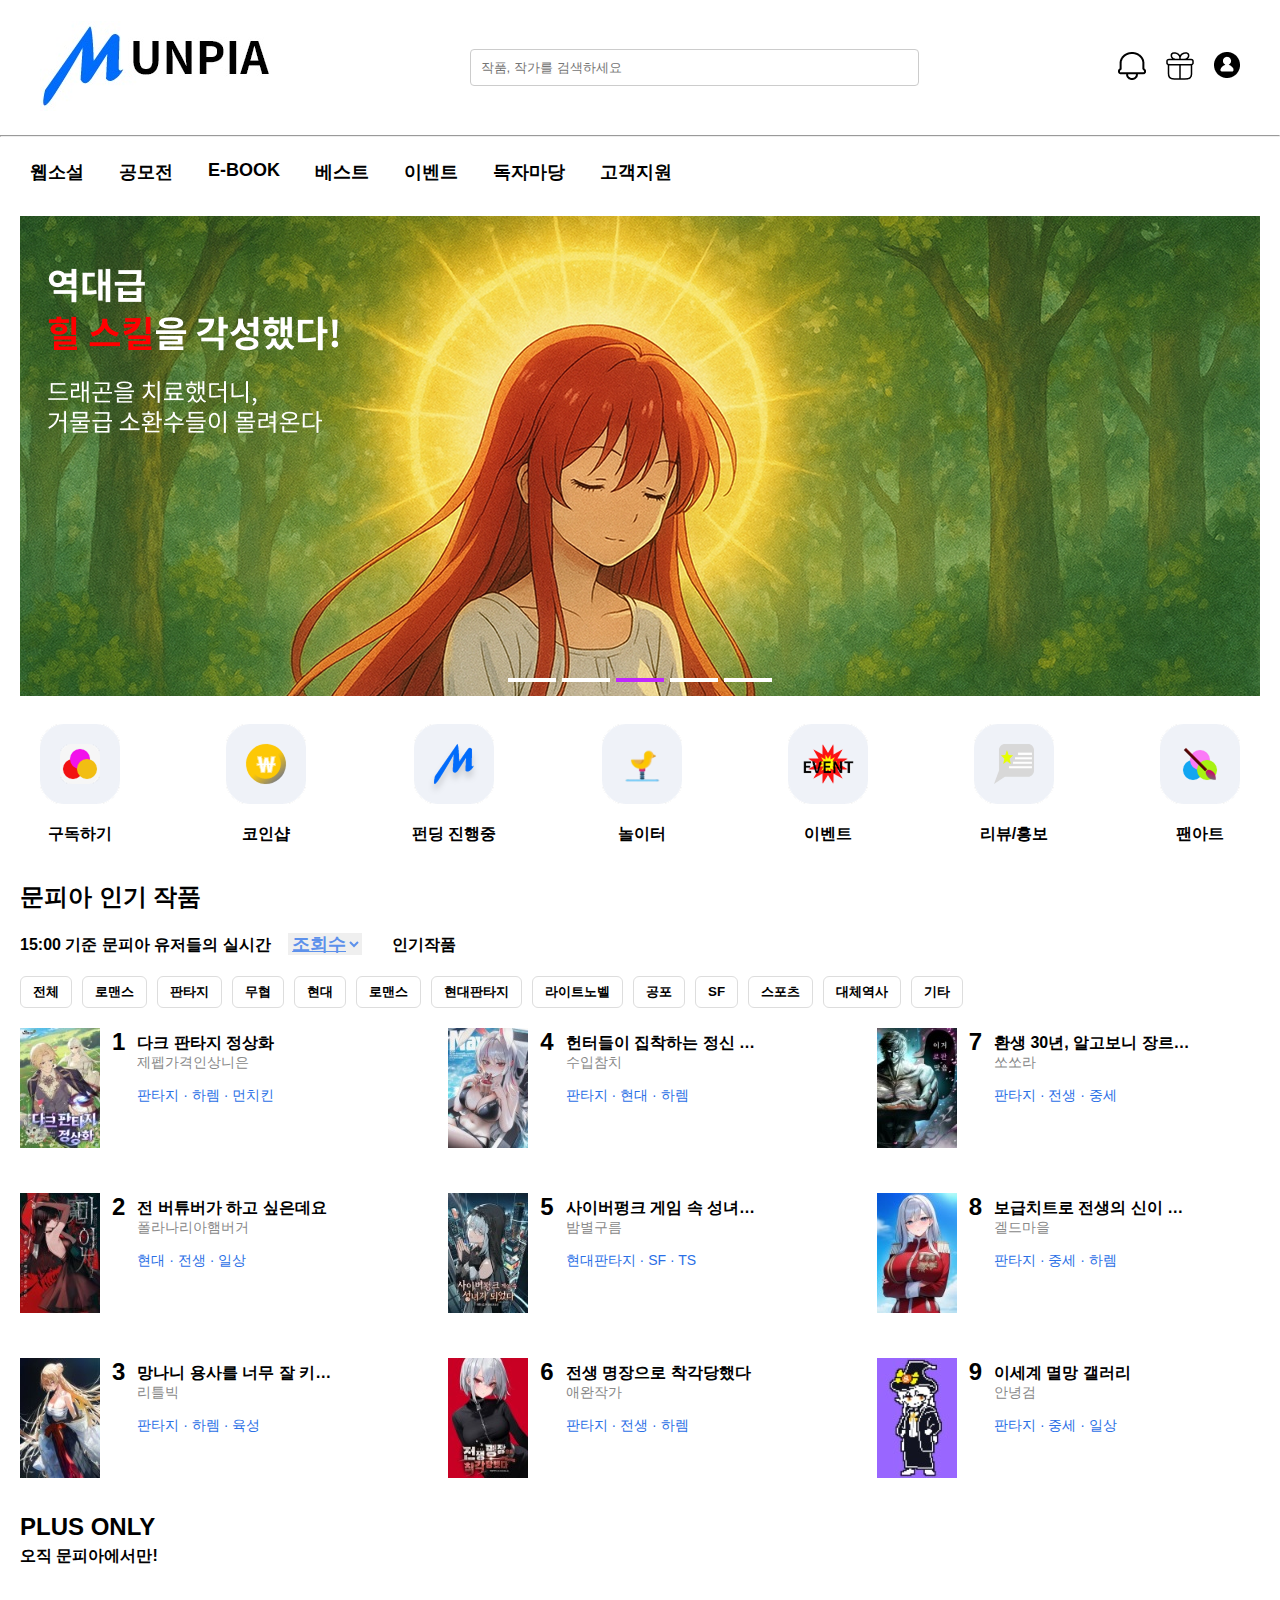
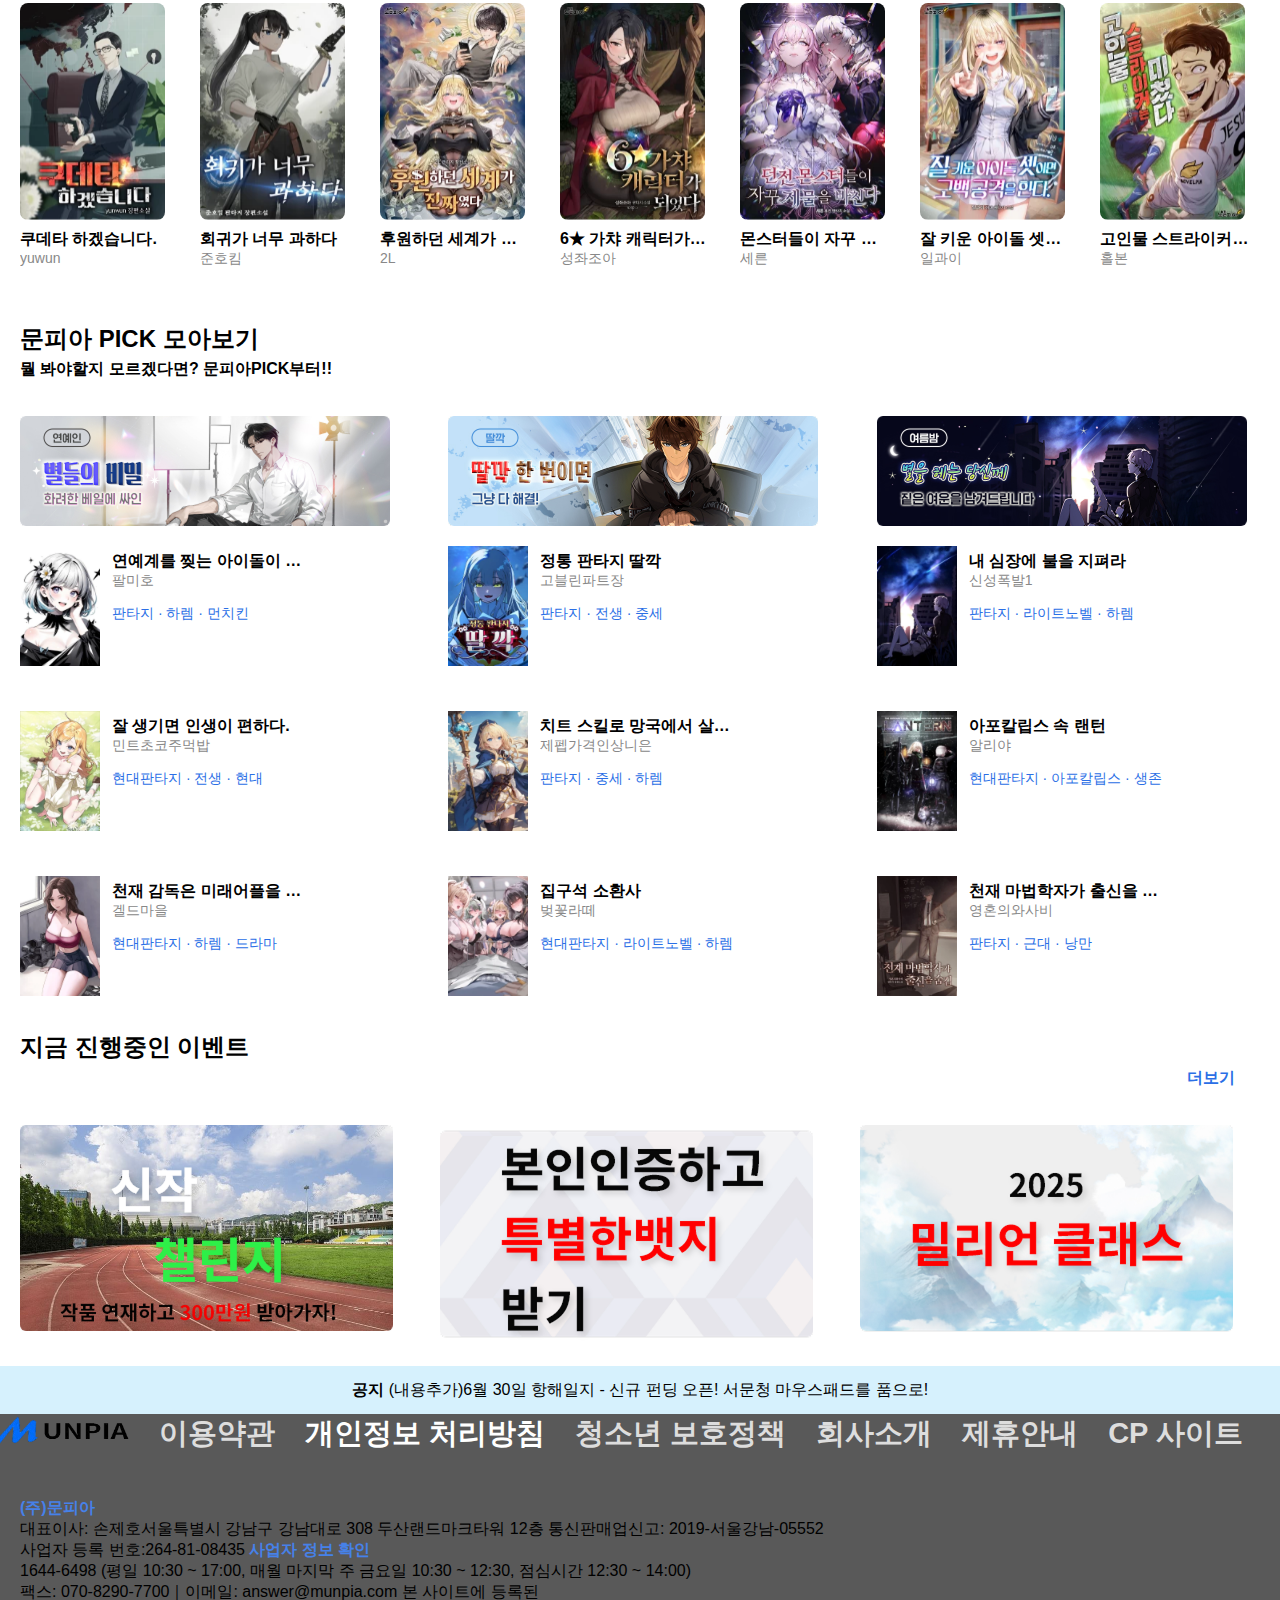
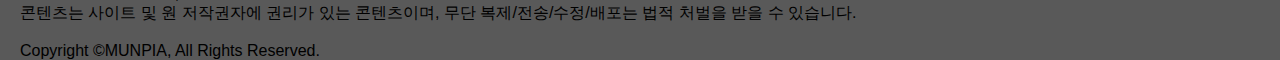
<file: Choi_Mun/munpia.html>
<!DOCTYPE html>
<html lang="ko">
    <head>
        <meta charset="UTF-8">
        <meta name="viewport" content="width=device-width, initial-scale=1.0">
        <title>문피아</title>
        <link rel="stylesheet" href="./CSS/stylesheet.css">
    </head>
    <body>
        <div class="container">
            <!--헤더-->
            <header>
                <div class="logo">
                    <a href="#">
                        <img src="./head_logo.jpg" alt="문피아 로고">
                    </a>
                </div>
                <div class="search-bar">
                    <input type="text" placeholder="작품, 작가를 검색하세요">
                </div>
                <div class="btn_left">

                    <ul>
                        <li>
                            <a href="#"><img src="./head_button/bell.png" alt="버튼1"></a>
                        </li>
                        <li>
                            <a href="#"><img src="./head_button/gift.png" alt="버튼2"></a>
                        </li>
                        <li>
                            <a href="#"><img src="./head_button/person.png" alt="버튼3"></a>
                        </li>

                    </ul>
                </div>
            </header>
        </div>
        <!--//헤더-->
        <div class="hr_container">
            <hr>
        </div>
        <!--구분선-->

        <!--//구분선-->

        <!--메뉴-->
        <div class="container">
            <nav class="quick-menu">
                <div>
                    <a href="#none">웹소설</a>
                </div>
                <div>
                    <a href="#none">공모전</a>
                </div>
                <div>
                    <a href="#none">E-BOOK</a>
                </div>
                <div>
                    <a href="#none">베스트</a>
                </div>
                <div>
                    <a href="#none">이벤트</a>
                </div>
                <div>
                    <a href="#none">독자마당</a>
                </div>
                <div>
                    <a href="#none">고객지원</a>
                </div>
            </nav>
        </div>
        <!--//메뉴-->

        <!--메인배너-->

        <div class="banner">
            <div>
                <a href="#">
                    <img src="./banner1200.png" alt="메인배너">
                </a>
            </div>
        </div>

        <main class="container">
            <!--//메인배너-->
            <!--아이콘 레이블-->
            <div class="icon">
                <div>
                    <a href="#"><img src="./icon/subcribe.png" alt="아이콘 레이블">
                        <p>구독하기</p>
                    </a>
                </div>
                <div>
                    <a href="#none"><img src="./icon/coinshop.png" alt="아이콘 레이블">
                        <p>코인샵</p>
                    </a>
                </div>
                <div>
                    <a href="#none"><img src="./icon/funding.png" alt="아이콘 레이블">
                        <p>펀딩 진행중</p>
                    </a>
                </div>
                <div>
                    <a href="#none"><img src="./icon/playground.png" alt="아이콘 레이블">
                        <p>놀이터</p>
                    </a>
                </div>
                <div>
                    <a href="#none"><img src="./icon/event.png" alt="아이콘 레이블">
                        <p>이벤트</p>
                    </a>
                </div>
                <div>
                    <a href="#none"><img src="./icon/review.png" alt="아이콘 레이블">
                        <p>리뷰/홍보</p>
                    </a>
                </div>
                <div>
                    <a href="#none"><img src="./icon/fanart.png" alt="아이콘 레이블">
                        <p>팬아트</p>
                    </a>
                </div>
            </div>
            <!--//아이콘 레이블-->

            <!-- 섹션 시작-->
            <div class="section">
                <h2>문피아 인기 작품</h2>
                <div class="popular">
                    <span class="boldfont">15:00 기준 문피아 유저들의 실시간</span>
                    <span>
                        <select name="choice">
                            <option value="views">조회수</option>
                            <option value="complete">완결작</option>
                            <option value="like">선호작</option>
                        </select>
                    </span>
                    <span>인기작품</span>
                </div>
                <!--//인기작품 텍스트-->

                <!-- 탭-->

                <div class="tabs">
                    <button>전체</button>
                    <button>로맨스</button>
                    <button>판타지</button>
                    <button>무협</button>
                    <button>현대</button>
                    <button>로맨스</button>
                    <button>현대판타지</button>
                    <button>라이트노벨</button>
                    <button>공포</button>
                    <button>SF</button>
                    <button>스포츠</button>
                    <button>대체역사</button>
                    <button>기타</button>
                </div>

                <!--// 탭-->
                <!--문피아 인기 작품-->
                <div class="grid">
                    <div class="item">
                        <div class="thumb">
                            <a href="#none">
                                <img src="./munpia1/darkfantasy.jpg" alt="책 이미지">
                            </a>
                        </div>
                        <div class="rank">1</div>
                        <div class="info">
                            <div class="title">다크 판타지 정상화</div>
                            <div class="writer">제펩가격인상니은</div>
                            <div class="meta">판타지 · 하렘 · 먼치킨</div>
                        </div>
                    </div>
                    <div class="item">
                        <div class="thumb">
                            <a href="#none">
                                <img src="./munpia1/hunters.jpg" alt="책 이미지">
                            </a>
                        </div>
                        <div class="rank">4</div>
                        <div class="info">
                            <div class="title">헌터들이 집착하는 정신 상담사가가 되었습니다.</div>
                            <div class="writer">수입참치</div>
                            <div class="meta">판타지 · 현대 · 하렘</div>
                        </div>
                    </div>
                    <div class="item">
                        <div class="thumb">
                            <a href="#none">
                                <img src="./munpia1/thirty_years.jpg" alt="책이미지">
                            </a>
                        </div>
                        <div class="rank">7</div>
                        <div class="info">
                            <div class="title">환생 30년, 알고보니 장르가 로맨스였다.</div>
                            <div class="writer">쏘쏘라</div>
                            <div class="meta">판타지 · 전생 · 중세</div>
                        </div>
                    </div>
                    <div class="item">
                        <div class="thumb">
                            <a href="#none">
                                <img src="./munpia1/youtuber.jpg" alt="책이미지">
                            </a>
                        </div>
                        <div class="rank">2</div>
                        <div class="info">
                            <div class="title">전 버튜버가 하고 싶은데요</div>
                            <div class="writer">폴라나리아햄버거</div>
                            <div class="meta">현대 · 전생 · 일상</div>
                        </div>
                    </div>
                    <div class="item">
                        <div class="thumb">
                            <a href="#none">
                                <img src="./munpia1/cyber.jpg" alt="책이미지">
                            </a>
                        </div>
                        <div class="rank">5</div>
                        <div class="info">
                            <div class="title">사이버펑크 게임 속 성녀가 되었다</div>
                            <div class="writer">밤별구름</div>
                            <div class="meta">현대판타지 · SF · TS</div>
                        </div>
                    </div>
                    <div class="item">
                        <div class="thumb">
                            <a href="#none">
                                <img src="./munpia1/cheat.jpg" alt="책이미지">
                            </a>
                        </div>
                        <div class="rank">8</div>
                        <div class="info">
                            <div class="title">보급치트로 전생의 신이 되었다</div>
                            <div class="writer">겔드마을</div>
                            <div class="meta">판타지 · 중세 · 하렘</div>
                        </div>
                    </div>
                    <div class="item">
                        <div class="thumb">
                            <a href="#none">
                                <img src="./munpia1/mangnani.jpg" alt="책이미지">
                            </a>
                        </div>
                        <div class="rank">3</div>
                        <div class="info">
                            <div class="title">망나니 용사를 너무 잘 키웠다</div>
                            <div class="writer">리틀빅</div>
                            <div class="meta">판타지 · 하렘 · 육성</div>
                        </div>
                    </div>
                    <div class="item">
                        <div class="thumb">
                            <a href="#none">
                                <img src="./munpia1/before_life.jpg" alt="책이미지">
                            </a>
                        </div>
                        <div class="rank">6</div>
                        <div class="info">
                            <div class="title">전생 명장으로 착각당했다</div>
                            <div class="writer">애완작가</div>
                            <div class="meta">판타지 · 전생 · 하렘</div>
                        </div>
                    </div>
                    <div class="item">
                        <div class="thumb">
                            <a href="#none">
                                <img src="./munpia1/isekai.jpg" alt="책이미지">
                            </a>
                        </div>
                        <div class="rank">9</div>
                        <div class="info">
                            <div class="title">이세계 멸망 갤러리</div>
                            <div class="writer">안녕검</div>
                            <div class="meta">판타지 · 중세 · 일상</div>
                        </div>
                    </div>
                </div>
            </div>
            <!--//문피아 인기작품-->

            <!--PLUS ONLY-->
            <div class="section">
                <h2>PLUS ONLY</h2>
                <p>오직 문피아에서만!</p>
                <!--캐러셀-->
                <div class="carousel">
                    <div>
                        <div class="card">
                            <a>
                                <img src="./PLUS_ONLY/coup.png" alt="책 이미지">
                            </a>
                        </div>
                        <div class="info">
                            <div class="plus_title">쿠데타 하겠습니다.</div>
                            <div class="writer">yuwun</div>
                        </div>
                    </div>
                    <div>
                        <div class="card">
                            <a>
                                <img src="./PLUS_ONLY/return.png" alt="책 이미지">
                            </a>
                        </div>
                        <div class="info">
                            <div class="plus_title">회귀가 너무 과하다</div>
                            <div class="writer">준호킴</div>
                        </div>
                    </div>
                    <div>
                        <div class="card">
                            <a>
                                <img src="./PLUS_ONLY/donate.png" alt="책 이미지">
                            </a>
                        </div>
                        <div class="info">
                            <div class="plus_title">후원하던 세계가 진짜였다.</div>
                            <div class="writer">2L</div>
                        </div>
                    </div>
                    <div>
                        <div class="card">
                            <a>
                                <img src="./PLUS_ONLY/6gacha.png" alt="책 이미지">
                            </a>
                        </div>
                        <div class="info">
                            <div class="plus_title">6★ 가챠 캐릭터가 되었다.</div>
                            <div class="writer">성좌조아</div>
                        </div>
                    </div>
                    <div>
                        <div class="card">
                            <a>
                                <img src="./PLUS_ONLY/zemul.png" alt="책 이미지">
                            </a>
                        </div>
                        <div class="info">
                            <div class="plus_title">몬스터들이 자꾸 제물을 바친다.</div>
                            <div class="writer">세른</div>
                        </div>
                    </div>
                    <div>
                        <div class="card">
                            <a>
                                <img src="./PLUS_ONLY/verywell.png" alt="책 이미지">
                            </a>
                        </div>
                        <div class="info">
                            <div class="plus_title">잘 키운 아이돌 셋이면 고백공격을 한다.</div>
                            <div class="writer">일과이</div>
                        </div>
                    </div>
                    <div>
                        <div class="card">
                            <a>
                                <img src="./PLUS_ONLY/goinmul.png" alt="책 이미지">
                            </a>
                        </div>
                        <div class="info">
                            <div class="plus_title">고인물 스트라이커는 미쳤다.</div>
                            <div class="writer">홀본</div>
                        </div>
                    </div>
                </div>
                <!--//캐러셀-->
            </div>
            <!--//PLUS ONLY-->

            <!--문피아 픽 모아보기-->
            <div class="section">
                <h2>문피아 PICK 모아보기</h2>
                <p>뭘 봐야할지 모르겠다면? 문피아PICK부터!!</p>
                <div class="plus_pick">
                    <div class="pick_card"><img src="./pick/b_1.png" alt="배너"></div>
                    <div class="pick_card"><img src="./pick/b_2.png" alt="배너"></div>
                    <div class="pick_card"><img src="./pick/b_3.png" alt="배너"></div>
                </div>
                <div class="grid">
                    <div class="item">
                        <div class="thumb">
                            <a href="#none">
                                <img src="./pick/idol.png" alt="책 이미지">
                            </a>
                        </div>
                        <div class="info">
                            <div class="title">연예계를 찢는 아이돌이 되었다.</div>
                            <div class="writer">팔미호</div>
                            <div class="meta">판타지 · 하렘 · 먼치킨</div>
                        </div>
                    </div>
                    <div class="item">
                        <div class="thumb">
                            <a href="#none">
                                <img src="./pick/fantasy_click.png" alt="책 이미지">
                            </a>
                        </div>
                        <div class="info">
                            <div class="title">정통 판타지 딸깍</div>
                            <div class="writer">고블린파트장</div>
                            <div class="meta">판타지 · 전생 · 중세</div>
                        </div>
                    </div>
                    <div class="item">
                        <div class="thumb">
                            <a href="#none">
                                <img src="./pick/heartfire.png" alt="책 이미지">
                            </a>
                        </div>
                        <div class="info">
                            <div class="title">내 심장에 불을 지펴라</div>
                            <div class="writer">신성폭발1</div>
                            <div class="meta">판타지 · 라이트노벨 · 하렘</div>
                        </div>
                    </div>
                    <div class="item">
                        <div class="thumb">
                            <a href="#none">
                                <img src="./pick/good_face.png" alt="책 이미지">
                            </a>
                        </div>
                        <div class="info">
                            <div class="title">잘 생기면 인생이 편하다.</div>
                            <div class="writer">민트초코주먹밥</div>
                            <div class="meta">현대판타지 · 전생 · 현대</div>
                        </div>
                    </div>
                    <div class="item">
                        <div class="thumb">
                            <a href="#none">
                                <img src="./pick/cheatskill.png" alt="책 이미지">
                            </a>
                        </div>
                        <div class="info">
                            <div class="title">치트 스킬로 망국에서 살아남기</div>
                            <div class="writer">제펩가격인상니은</div>
                            <div class="meta">판타지 · 중세 · 하렘</div>
                        </div>
                    </div>
                    <div class="item">
                        <div class="thumb">
                            <a href="#none">
                                <img src="./pick/apocalypse.png" alt="책 이미지">
                            </a>
                        </div>
                        <div class="info">
                            <div class="title">아포칼립스 속 랜턴</div>
                            <div class="writer">알리야</div>
                            <div class="meta">현대판타지 · 아포칼립스 · 생존</div>
                        </div>
                    </div>
                    <div class="item">
                        <div class="thumb">
                            <a href="#none">
                                <img src="./pick/genius_director.png" alt="책 이미지">
                            </a>
                        </div>
                        <div class="info">
                            <div class="title">천재 감독은 미래어플을 쓴다</div>
                            <div class="writer">겔드마을</div>
                            <div class="meta">현대판타지 · 하렘 · 드라마</div>
                        </div>
                    </div>
                    <div class="item">
                        <div class="thumb">
                            <a href="#none">
                                <img src="./pick/summoner.png" alt="책 이미지">
                            </a>
                        </div>
                        <div class="info">
                            <div class="title">집구석 소환사</div>
                            <div class="writer">벚꽃라떼</div>
                            <div class="meta">현대판타지 · 라이트노벨 · 하렘</div>
                        </div>
                    </div>
                    <div class="item">
                        <div class="thumb">
                            <a href="#none">
                                <img src="./pick/genius_wizard.png" alt="책 이미지">
                            </a>
                        </div>
                        <div class="info">
                            <div class="title">천재 마법학자가 출신을 숨김</div>
                            <div class="writer">영혼의와사비</div>
                            <div class="meta">판타지 · 근대 · 낭만</div>
                        </div>
                    </div>
                </div>
            </div>
            <!--//문피아 PICK 모아보기-->

            <!-- 진행중인 이벤트-->
            <div class="section">
                <h2>지금 진행중인 이벤트</h2>
                <p class="more">
                    <a href="#none">더보기</a>
                </p>
                <div class="events">
                    <div class="event-card">
                        <a href="#none">
                            <img src="./event/e1.png" alt="event1">
                        </a>
                    </div>
                    <div class="event-card">
                        <a href="#none">
                            <img src="./event/e2.png" alt="event1">
                        </a>
                    </div>
                    <div class="event-card">
                        <a href="#none">
                            <img src="./event/e3.png" alt="event1">
                        </a>
                    </div>
                </div>
            </div>
            <!--//진행중인 이벤트-->

        </main>
        <div class="hr_container">
            <div class="notice">
                <span class="notice_font">공지</span>
                <span>
                    (내용추가)6월 30일 항해일지 - 신규 펀딩 오픈! 서문청 마우스패드를 품으로!
                </span>
            </div>

        </div>
        <!--푸터-->
        <div class="wrap">
            <div class="foot_top">
                <div class="foot_logo">
                    <a href="#none">
                        <img src="./foot_logo.png" alt="">
                    </a>
                </div>
                <div>
                    <a href="#none">이용약관</a>
                </div>
                <div class="top_point">
                    <a href="#none">개인정보 처리방침</a>
                </div>
                <div>
                    <a href="#none">청소년 보호정책</a>
                </div>
                <div>
                    <a href="#none">회사소개</a>
                </div>
                <div>
                    <a href="#none">제휴안내</a>
                </div>
                <div>
                    <a href="#none">CP 사이트</a>
                </div>

            </div>

            <footer>
                <p class="container">
                    <span class="foot_point">(주)문피아</span><br>
                    대표이사: 손제호서울특별시 강남구 강남대로 308 두산랜드마크타워 12층 통신판매업신고: 2019-서울강남-05552<br>
                    사업자 등록 번호:264-81-08435
                    <span class="foot_point">사업자 정보 확인</span><br>
                    1644-6498 (평일 10:30 ~ 17:00, 매월 마지막 주 금요일 10:30 ~ 12:30, 점심시간 12:30 ~ 14:00)<br>
                    팩스: 070-8290-7700｜이메일: answer@munpia.com 본 사이트에 등록된<br>
                    콘텐츠는 사이트 및 원 저작권자에 권리가 있는 콘텐츠이며, 무단 복제/전송/수정/배포는 법적 처벌을 받을 수 있습니다.<br>
                    <br>
                    Copyright ©MUNPIA, All Rights Reserved.
                </p>
            </footer>
        </div>

        <!--//푸터-->
    </body>
</html>
</file>
<file: Choi_Mun/CSS/stylesheet.css>
body {
    margin: 0;
    padding: 0;
    box-sizing: border-box;
    font-family: sans-serif;
    font-size: inherit;
    overflow-x: hidden;

}


.banner,
.hr_container {
    width: 100%;
    height: auto;
    margin: 0 auto;
    padding: 0 auto;
}

.container {
    width: 100%;
    max-width: 1240px;
    margin: 0 auto;
    padding: 0 20;
    box-sizing: border-box;
}

ul {
    list-style: none;
}

a {
    text-decoration: none;
    color: inherit;
}

/* 헤더라인 */
header {
    height: 95px;
    display: flex;
    justify-content: space-between;
    align-items: center;
    margin: 20px;
}

.btn_left ul {
    display: flex;
    gap: 20px;
    padding: 0;

}
.search-bar input {
    padding: 10px 260px 10px 10px;
    border: 1px solid #ccc;
    border-radius: 4px;
}

/* 메인 배너 */
.banner {
    margin-top: 17px;
    margin-bottom: 28px;
    height: 480px;
    /* background: #AFC131; */
    display: flex;
    justify-content: center;
    align-items: normal;
}
/* 메뉴 */
.quick-menu {
    display: flex;
    justify-content: flex-start;
    gap: 35px;
    padding: 15px 10px;

}
.quick-menu div {
    width: auto;
    text-align: center;
    font-size: 18px;
    font-weight: bold;

}

/*섹션*/
.section {
    padding-bottom: 15px;
}

.icon {
    margin: 0 20px;
    display: flex;
    justify-content: space-between;
    align-items: center;
    text-align: center;
    font-weight: bold;
    gap: 80px;

}

.section .popular span {
    font-weight: 900;
}

.boldfont {
    margin-right: 13px;
}
/* 옵션 선택*/
select {
    text-decoration: underline;
    border: 0 none;
    font-size: large;
    font-weight: 900;
    margin-right: 25px;
    color: #5D91EB;
}

select:hover {
    cursor: pointer;
}

select option {
    color: #000;
}
/* //옵션 선택*/

/* 장르태그 탭 */
.tabs {
    display: flex;
    gap: 10px;
    margin: 20px 0;
}
.tabs button {
    font-weight: 600;
    background: #fff;
    padding: 6px 12px;
    border: 1px solid #ddd;
    border-radius: 6px;
    cursor: pointer;
}

button:active {
    background-color:#000;
    color: white;
}

button:focus {
    outline: none;
    transition:9999s;
}


/* 인기 작품, 픽 모아보기 */
.section p {
    font-weight: bold;
    margin-top: -15px;
}

.section .info:hover {
    cursor: pointer;
}

.grid {
    display: grid;
    grid-template-columns: repeat(3, 1fr);
    gap: 45px;
}
.item {
    display: flex;
    gap: 12px;
}
.thumb {
    width: 80px;
    height: 120px;
    background: #ccc;
}

.rank {
    font-size: 24px;
    font-weight: bold;
    color: #000;
}

.info {
    overflow: hidden;
    white-space: nowrap;
}

.info .title {
    width: 204px;
    margin-top: 5px;
    font-size: 16px;
    font-weight: bold;
    text-overflow: ellipsis;
    overflow: hidden;
}

.info .writer {
    color: #888888;
    font-size: 14px;
}

.info .meta {
    margin-top: 15px;
    font-size: 14px;
    color: #2B6FE6;
}
/*PLUS ONLY*/

/* 상단 카드 */

.carousel {
    display: flex;
    gap: 30px;
    padding: 20px 0;
}
.carousel .card img {
    flex: auto;
    width: 145px;
    height: 217px;
    border-radius: 8px;
    cursor: pointer;
}

.info .plus_title {
    width: 150px;
    margin-top: 5px;
    font-size: 16px;
    font-weight: bold;
    text-overflow: ellipsis;
    overflow: hidden;
    cursor: pointer;
}

.plus_pick {
    width: auto;
    display: flex;
    justify-content: space-between;
    align-items: center;
    gap: 45px;
    padding: 20px 0;
}

.pick_card {
    flex: auto;
    height: 110px;

    border-radius: 6px;

}

/* //상단 카드*/

/* 이벤트 */
.more {
    color: #2B6FE6;
    text-align: right;
    padding-right: 25px;

}
.events {
    display: flex;
    gap: 20px;
    padding: 20px 0;
}
.event-card {
    flex: auto;
    width: 373px;
    height: 206px;
    border-radius: 12px;
}
/*/
/이벤트/

/* 공지 */
.notice {
    display: flex;
    justify-content: center;
    align-items: center;
    height: 48px;
    background-color: #D6F1FD;

}
.hr_container .notice .notice_font {
    font-size: 16px;
    font-weight: bold;
    padding-right: 5px;

}
/* 푸터 */
.wrap {
    background-color: #595959;
}

.foot_top {
    display: flex;
    justify-content: center;
    align-items: top;
    gap: 30px;
    font-size: 29px;
    font-weight: 600;
    margin-left: -50px;
    margin-bottom: 35px;
    color: #ddd;

}

.foot_top .foot_logo img {
    width: 142px;
    height: 42px;
}

.foot_top .top_point {
    font-weight: bolder;
    color: white;
}

footer {

    font-size: 16px;
}

footer .foot_point {
    color: #4681E9;
    font-weight: bold;
}

.footer .weak_color {
    font-weight: 400;
}

/* //푸터*/
</file>
